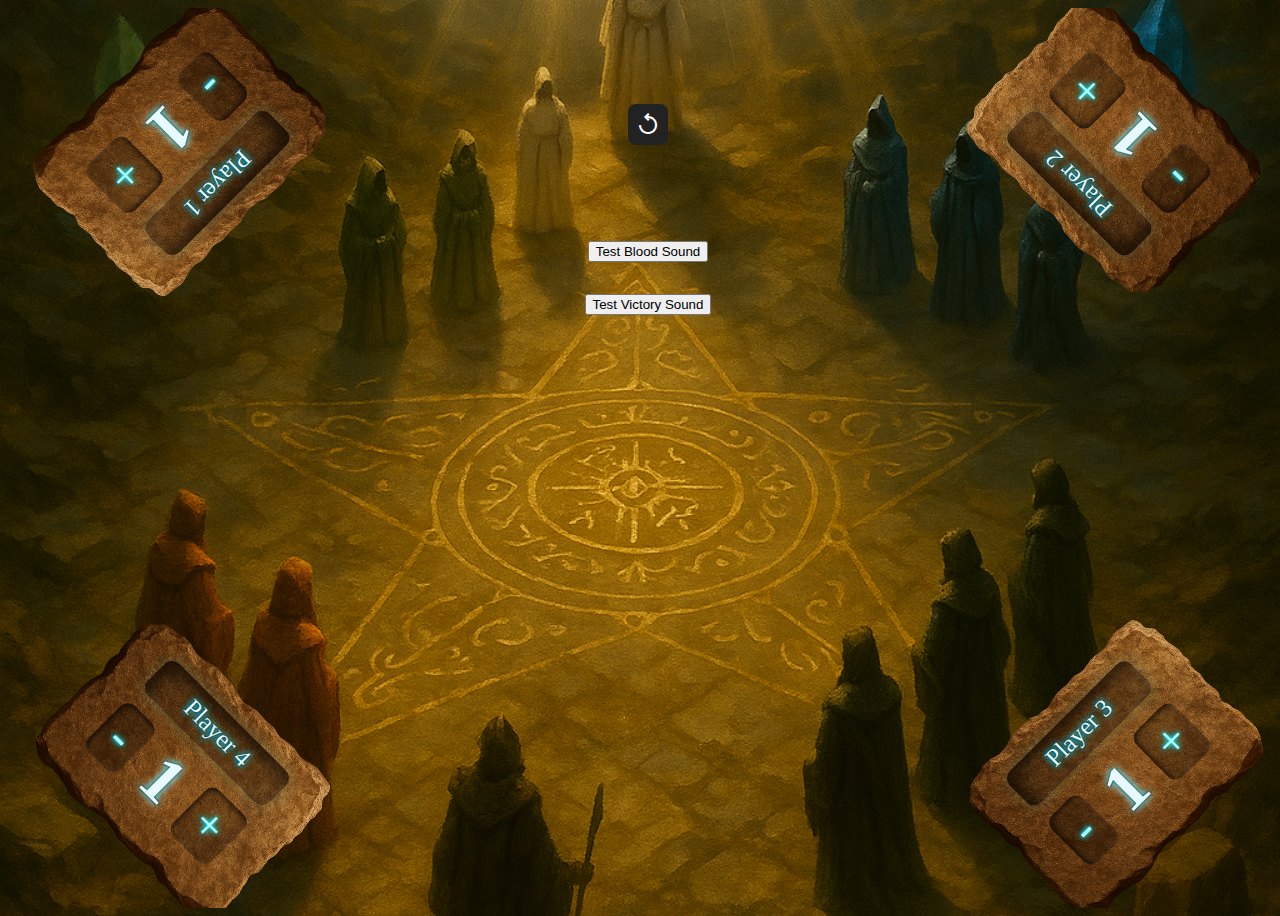
<file: index.html>
<!DOCTYPE html>
<html lang="de">
<head>
  <meta charset="UTF-8" />
  <meta name="viewport" content="width=device-width, initial-scale=1.0" />
  <title>Magic Life Counter</title>
  <link rel="stylesheet" href="styles.css" />
  <link href="https://fonts.googleapis.com/css2?family=Material+Symbols+Outlined" rel="stylesheet" />

</head>
<body>
  <div class="arena" id="game-arena">
  <main class="layout">
    <div class="row top-row">
      <section class="player player-1" id="player1">
        <div class="stone-wrapper">
          <img src="img/stone-panel.png" class="stone-bg rotate-135" />
        </div>
        <img src="img/blood.png" class="blood-splash" />
        <div class="blood-splatter-container"></div>
        <img src="img/victory-sigil.png" class="victory-frame" />
        <div class="player-name" data-placeholder="Player 1">Player 1</div>
        <div class="controls-horizontal">
          <button class="minus">-</button>
          <div class="life">1</div>
          <button class="plus">+</button>
        </div>
      </section>
      
    
      <section class="player player-2 rotate-180" id="player2">
        <div class="stone-wrapper">
          <img src="img/stone-panel.png" class="stone-bg rotate-225" />
        </div>
      <img src="img/blood.png" class="blood-splash" />
      <div class="blood-splatter-container"></div>
      <img src="img/victory-sigil.png" class="victory-frame" />
      <div class="player-name" data-placeholder="Player 1">Player 2</div>
      <div class="controls-horizontal">
        <button class="minus">-</button>
        <div class="life">1</div>
        <button class="plus">+</button>
      </div>
      </section>
      </div>

    <div class="reset-container">
      <button id="resetBtn"><span class="material-symbols-outlined">
        replay
      </span></button>
    </div>

    <div class="row bottom-row">
    <section class="player player-3" id="player3">
      <div class="stone-wrapper">
        <img src="img/stone-panel.png" class="stone-bg rotate-315" />
      </div>
      <img src="img/blood.png" class="blood-splash" />
      <div class="blood-splatter-container"></div>
      <img src="img/victory-sigil.png" class="victory-frame" />
      <div class="player-name" data-placeholder="Player 1">Player 3</div>
      <div class="controls-horizontal">
        <button class="minus">-</button>
        <div class="life">1</div>
        <button class="plus">+</button>
      </div>
    </section>

    <section class="player player-4" id="player4">
      <div class="stone-wrapper">
        <img src="img/stone-panel.png" class="stone-bg rotate-45" />
      </div>
      <img src="img/blood.png" class="blood-splash" />
      <div class="blood-splatter-container"></div>
      <img src="img/victory-sigil.png" class="victory-frame" />
      <div class="player-name" data-placeholder="Player 1">Player 4</div>
      <div class="controls-horizontal">
        <button class="minus">-</button>
        <div class="life">1</div>
        <button class="plus">+</button>
      </div>
    </section>
    </div>

    <button onclick="bloodSound.play()">Test Blood Sound</button>
    <button onclick="victorySound.play()">Test Victory Sound</button>
</main>

  <audio id="bloodSound" src="sounds/blood-sound.mp3" preload="auto"></audio>
  <audio id="victorySound" src="sounds/victory-sound.mp3" preload="auto"></audio>

  <div id="name-overlay" class="hidden">
    <div class="overlay-content">
      <label for="name-input">Set player name:</label>
      <input type="text" id="name-input" maxlength="20" />
      <button id="name-confirm">OK</button>
    </div>
  </div>
  <script src="script.js"></script>
  <div class="lightning-flash" id="lightning"></div>
  </div>
</body>
</html>
</file>
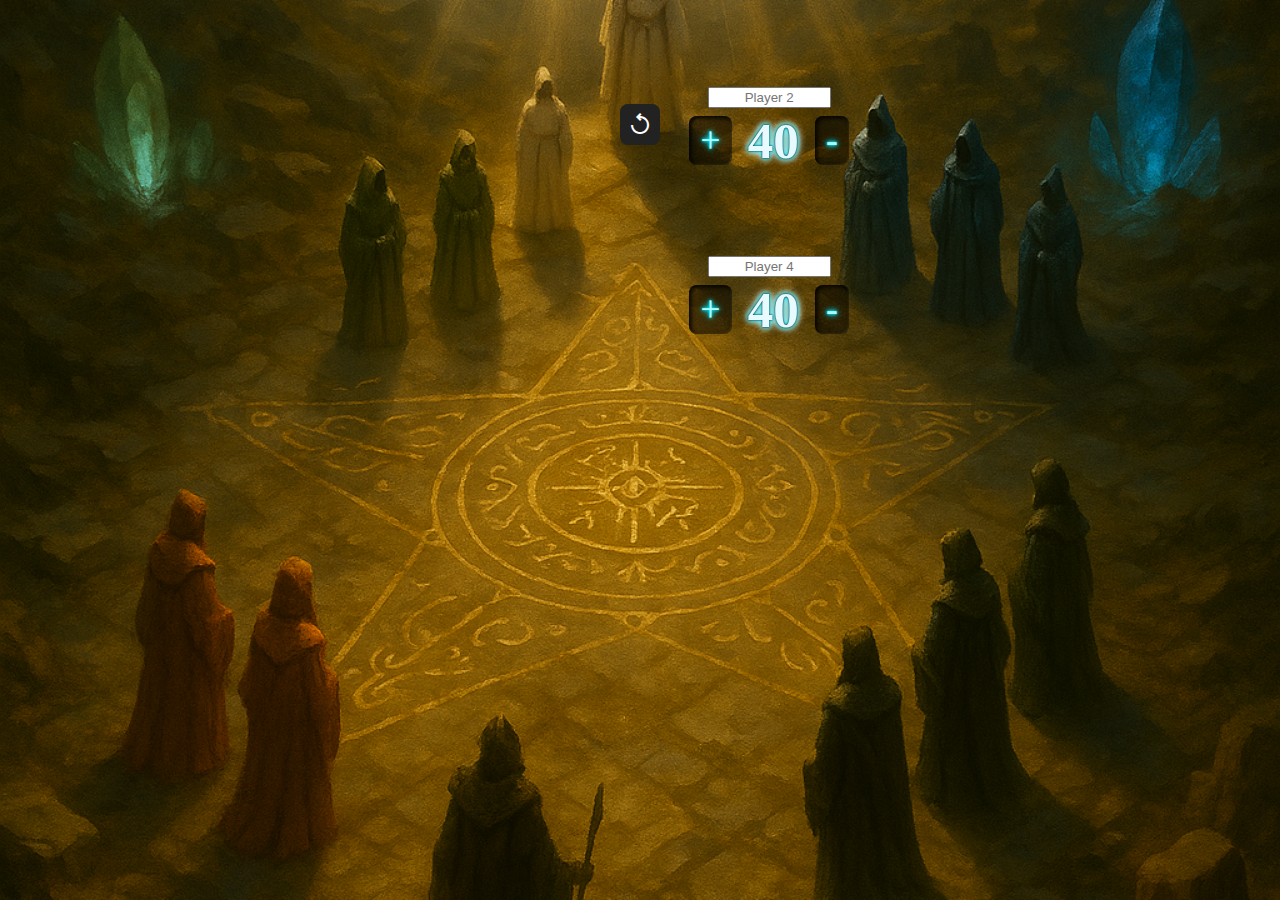
<file: index.html.html>
<!DOCTYPE html>
<html lang="de">
<head>
  <meta charset="UTF-8" />
  <meta name="viewport" content="width=device-width, initial-scale=1.0" />
  <title>Magic Life Counter</title>
  <link rel="stylesheet" href="styles.css" />
  <link href="https://fonts.googleapis.com/css2?family=Material+Symbols+Outlined" rel="stylesheet" />

</head>
<body>

  <main class="layout">
    <div class="row top-row">
    <section class="player" id="player1">
      <img src="img/blood.png" class="blood-splash" />
      <input type="text" class="name" placeholder="Player 1" />
      <div class="controls-horizontal">
        <button class="plus">+</button>
        <div class="life">40</div>
        <button class="minus">-</button>
      </div>
    </section>

    <section class="player" id="player2">
      <img src="img/blood.png" class="blood-splash" />
      <input type="text" class="name" placeholder="Player 2" />
      <div class="controls-horizontal">
        <button class="plus">+</button>
        <div class="life">40</div>
        <button class="minus">-</button>
      </div>
    </section>
    </div>

    <div class="reset-container">
      <button id="resetBtn"><span class="material-symbols-outlined">
        replay
      </span></button>
    </div>

    <div class="row bottom-row">
    <section class="player" id="player3">
      <img src="img/blood.png" class="blood-splash" />
      <input type="text" class="name" placeholder="Player 3" />
      <div class="controls-horizontal">
        <button class="plus">+</button>
        <div class="life">40</div>
        <button class="minus">-</button>
      </div>
    </section>

    <section class="player" id="player4">
      <img src="img/blood.png" class="blood-splash" />
      <input type="text" class="name" placeholder="Player 4" />
      <div class="controls-horizontal">
        <button class="plus">+</button>
        <div class="life">40</div>
        <button class="minus">-</button>
      </div>
    </section>
    </div>
</main>

  <script src="script.js"></script>
</body>
</html>
</file>
<file: styles.css>
body {
  background-color: #f0f0f0;
  font-family: sans-serif;
  background-image: url('img/battlefield.png');
  background-size: cover;
  background-position: center;
  background-repeat: no-repeat;
  background-attachment: fixed;
  color: #fff;
  }

  #resetBtn {
    display: block;
    margin: 2rem auto;
    padding: 0.5rem 0.5rem;
    font-size: 0.2rem;
    background-color: #222;
    color: white;
    border: none;
    border-radius: 8px;
    cursor: pointer;
    z-index: 2;
  }
  
  .material-symbols-outlined {
    font-variation-settings:
    'FILL' 0,
    'wght' 400,
    'GRAD' 0,
    'opsz' 24
  }

  .controls-horizontal {
    display: flex;
    justify-content: center;
    align-items: center;
    gap: 1rem;
    margin-bottom: 0.5rem;
    position: relative;
    z-index: 3;
  }
  
  .player {
    position: absolute;
    width: 220px;
    height: 150px;
    padding: 1.2rem;
    display: flex;
    flex-direction: column;
    align-items: center;
    justify-content: center;
    text-align: center;
    overflow: visible;
    z-index: 2;
  }

  .life {
    font-size: 3.2rem;
    margin: 0.2rem 0;
    color: #ffffff;
    text-shadow:
      0 0 2px #000,
      0 0 5px #00eaff,
      0 0 8px #ffffff;
    font-weight: bold;
    z-index: 3;
    animation: runeFlicker 3s infinite ease-in-out;
  }

  .player-name {
    padding: 0.4rem 1rem;
    min-width: 100px;
    text-align: center;
    font-size: 1.2rem;
    margin-bottom: 0.3rem;
    color: #d4f9ff;
    text-shadow:
      0 0 2px #000,
      0 0 4px #00ccff,
      0 0 6px #00eaff;
    z-index: 3;
    box-shadow:
  inset 6px 6px 12px rgba(0, 0, 0, 0.6),
  inset -3px -3px 6px rgba(255, 255, 255, 0.05),
  0 0 12px rgba(0, 255, 255, 0.15);
  background-color: rgba(0, 0, 0, 0.3);
  border-radius: 8px;
  }
  
.player-name, .life {
  font-family: 'Cinzel', serif;
  color: #e6faff;
  text-shadow:
    0 0 3px #00ccff,
    0 0 5px #aefeff,
    0 0 8px #00eaff,
    inset 0 0 1px #ffffff;
}
#name-overlay {
  position: fixed;
  inset: 0;
  background: rgba(0, 0, 0, 0.75);
  display: flex;
  justify-content: center;
  align-items: center;
  z-index: 999;
}

.overlay-content {
  background: #111;
  padding: 2rem;
  border-radius: 12px;
  box-shadow: 0 0 20px #00ffff66;
  text-align: center;
  font-family: 'Cinzel', serif;
  color: #aefeff;
}

#name-input {
  margin-top: 1rem;
  padding: 0.5rem 1rem;
  font-size: 1.2rem;
  border-radius: 6px;
  border: none;
  width: 220px;
  background: #000;
  color: #aefeff;
  text-align: center;
}

#name-confirm {
  margin-top: 1rem;
  padding: 0.5rem 1.5rem;
  font-size: 1rem;
  background: #00eaff;
  color: #000;
  border: none;
  border-radius: 6px;
  cursor: pointer;
}

.hidden {
  display: none !important;
}

.layout {
  display: flex;
  flex-direction: column;
  align-items: center;
  justify-content: center;
  gap: 2rem;
  padding: 2rem;
  }
  
.row {
  display: flex;
  gap: 2rem;
  }
  
.reset-container {
  text-align: center;
  }

.name {
  width: 115px;
  text-align: center;
  }

.reset-container {
  display: flex;
  justify-content: center;
}

.blood-splash {
  position: absolute;
  width: 200px;
  height: auto;
  opacity: 0;
  top: 10px;
  left: 50%;
  transform: translateX(-50%) scale(1);
  transition: opacity 0.3s ease-in-out;
  pointer-events: none;
  z-index: 5;
}

.blood-splash.active {
  animation: bloodSplashFatality 3.5s ease-in-out forwards;
}

.victory-frame {
  position: absolute;
  top: -60px;
  left: 50%;
  transform: translateX(-50%) scale(1);
  width: 150px;
  height: auto;
  opacity: 0;
  pointer-events: none;
  transition: opacity 0.3s ease-in-out;
  z-index: 1;
}

.player.winner .victory-frame {
  animation: laurelPlop 0.6s forwards;
  opacity: 1;
}

@keyframes laurelPlop {
  0% {
    opacity: 0;
    transform: translateX(-50%) scale(0.8);
  }
  30% {
    opacity: 1;
    transform: translateX(-50%) scale(1.3);
  }
  100% {
    opacity: 0.5;
    transform: translateX(-50%) scale(1.1);
  }
}

.rotate-180 {
  transform: rotate(180deg);
}

.arena {
  position: relative;
  width: 100vw;
  height: 100vh;
  overflow: hidden;
}

.player-1 {
  position: absolute;
  top: 5%;
  left: 5%;
  transform: rotate(135deg) scale(1.3);
  width: 180px;
}

.player-2 {
  position: absolute;
  top: 5%;
  right: 5%;
  transform: rotate(225deg) scale(1.3);
  width: 180px;
}

.player-3 {
  position: absolute;
  bottom: 5%;
  right: 5%;
  transform: rotate(315deg) scale(1.3);
  width: 180px;
}

.player-4 {
  position: absolute;
  bottom: 5%;
  left: 5%;
  transform: rotate(45deg) scale(1.3);
  width: 180px;
}

#center-ui {
  position: absolute;
  top: 50%;
  left: 50%;
  transform: translate(-50%, -50%);
  display: flex;
  flex-direction: column;
  align-items: center;
  gap: 0.5rem;
}

@import url('https://fonts.googleapis.com/css2?family=Cinzel:wght@700&display=swap');

.stone-bg {
  width: 100%;
  height: auto;
  display: block;
  position: absolute;
  top: 50%;
  left: 50%;
  transform: translate(-50%, -50%);
  transform-origin: center center;
}

.stone-wrapper {
  position: absolute;
  top: 50%;
  left: 50%;
  transform: translate(-50%, -50%);
  width: 220px;
  height: auto;
  z-index: 1;
  pointer-events: none;
}

@keyframes runeFlicker {
  0%   { text-shadow: 0 0 4px #3fd2b1, 0 0 8px #29a69c; }
  14%  { text-shadow: 0 0 3px #5be3d0, 0 0 6px #1fb6a6; }
  28%  { text-shadow: 0 0 6px #4de6c6, 0 0 10px #17887d; }
  42%  { text-shadow: 0 0 3px #33ddc1, 0 0 7px #1aa195; }
  60%  { text-shadow: 0 0 5px #2ce2c0, 0 0 9px #0f6e66; }
  75%  { text-shadow: 0 0 4px #52f5da, 0 0 12px #1fb5ab; }
  100% { text-shadow: 0 0 4px #3fd2b1, 0 0 8px #29a69c; }
}

.controls-horizontal button {
  background-color: rgba(0, 0, 0, 0.3);
  border-radius: 8px;
  border: none;
  color: #aefeff;
  font-size: 2.2rem;
  font-family: 'Cinzel', serif;
  padding: 0.3rem 0.7rem;
  border-radius: 8px;
  cursor: pointer;
  box-shadow:
    inset 2px 2px 4px rgba(0, 0, 0, 0.6),
    inset -1px -1px 2px rgba(255, 255, 255, 0.05);

  text-shadow:
    0 0 3px #00eaff,
    0 0 6px #00eaff;

  transition: all 0.15s ease-in-out;
  animation: runeFlicker 3s infinite ease-in-out;
}

.controls-horizontal button:hover {
  box-shadow:
  inset 2px 2px 6px rgba(0, 0, 0, 0.8),
  inset -2px -2px 6px rgba(0, 255, 255, 0.2);
  color: #0ed4d4;
}

.rotate-45  { transform: translate(-50%, -50%) rotate(90deg); }
.rotate-135 { transform: translate(-50%, -50%) rotate(90deg); }
.rotate-225 { transform: translate(-50%, -50%) rotate(90deg); }
.rotate-315 { transform: translate(-50%, -50%) rotate(90deg); }

.blood-splatter-container {
  position: absolute;
  top: 0;
  left: 0;
  width: 100%;
  height: 100%;
  pointer-events: none;
  z-index: 6;
}

.blood-dot {
  position: absolute;
  width: 6px;
  height: 6px;
  background-color: #8b0000;
  border-radius: 50%;
  opacity: 0.9;
  animation: splatFlyFatality 7s ease-out forwards;
  filter: drop-shadow(0 0 2px #4b0000);
}

@keyframes splatFly {
  0% {
    transform: translate(0, 0) scale(1);
    opacity: 1;
  }
  100% {
    transform: translate(var(--x), var(--y)) scale(0.6);
    opacity: 0;
  }
}

@keyframes splatFlyFatality {
  0% {
    transform: translate(0, 0) scale(1);
    opacity: 1;
  }
  10% {
    transform: translate(calc(var(--x) * 0.6), calc(var(--y) * 0.6)) scale(1.2);
    opacity: 1;
  }
  100% {
    transform: translate(var(--x), var(--y)) scale(1);
    opacity: 0;
  }
}

@keyframes bloodSplashFatality {
  0% {
    opacity: 0;
    transform: translateX(-50%) scale(0.7);
  }
  12% {
    opacity: 1;
    transform: translateX(-50%) scale(2.5);
  }
  100% {
    opacity: 0.8;
    transform: translateX(-50%) scale(1);
  }
}

@keyframes screenShakeWave {
  0%   { transform: translate(0, 0); }
  5%   { transform: translate(-8px, 6px); }
  10%  { transform: translate(7px, -6px); }
  15%  { transform: translate(-6px, 4px); }
  20%  { transform: translate(5px, -4px); }
  30%  { transform: translate(-4px, 3px); }
  40%  { transform: translate(3px, -2px); }
  50%  { transform: translate(-2px, 1px); }
  60%  { transform: translate(2px, -1px); }
  70%  { transform: translate(-1px, 1px); }
  80%  { transform: translate(0.5px, -0.5px); }
  90%  { transform: translate(-0.3px, 0.3px); }
  100% { transform: translate(0px, 0px); }
}

.shake-wave {
  animation: screenShakeWave 3.5s ease-out;
}

.shake {
  animation: screenShake 0.4s ease-in-out 3;
}

.lightning-flash {
  position: fixed;
  top: 0;
  left: 0;
  width: 100vw;
  height: 100vh;
  background: white;
  opacity: 0;
  z-index: 999;
  pointer-events: none;
}

.flash {
  animation: flashLightning 0.2s ease-in-out;
}

@keyframes flashLightning {
  0% { opacity: 0; }
  20% { opacity: 0.9; }
  100% { opacity: 0; }
}
</file>
